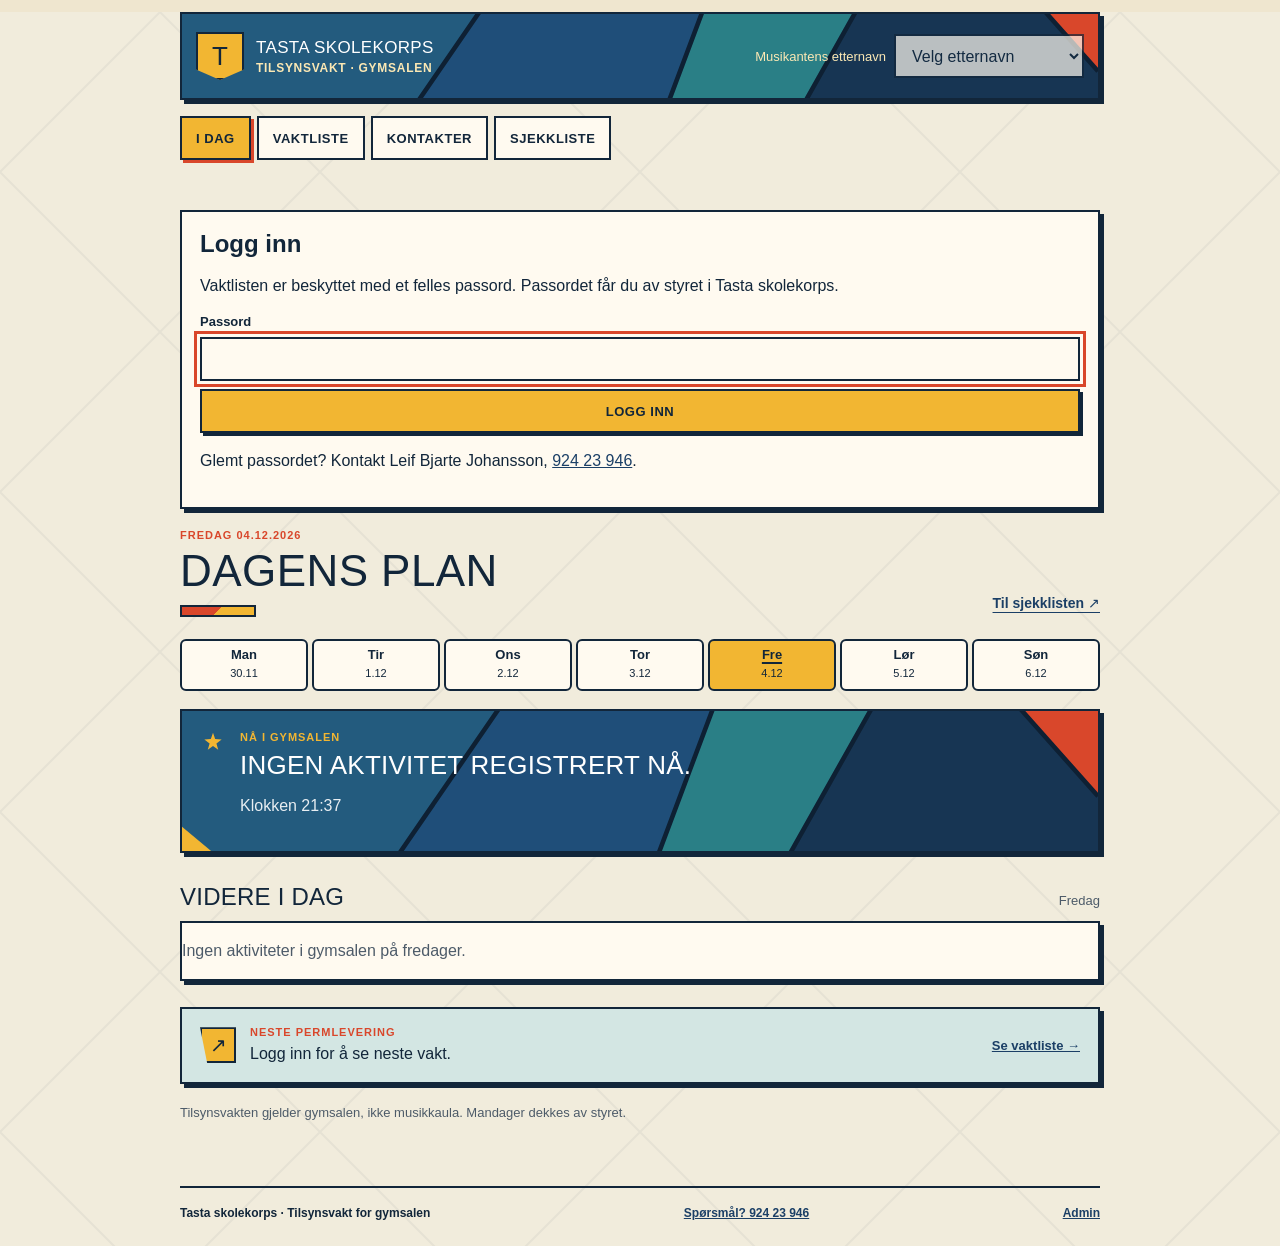
<file: index.html>
<!doctype html>
<html lang="nb">
<head>
  <meta charset="utf-8">
  <meta name="viewport" content="width=device-width, initial-scale=1">
  <meta name="theme-color" content="#1b3f66">
  <meta name="description" content="Vaktplan og praktisk informasjon for tilsynsvakter i Tasta skole sin gymsal.">
  <!-- Static CSP cannot interpolate the deployment-time API host from config.js; API requests are limited to HTTPS, plus local development. -->
  <meta http-equiv="Content-Security-Policy" content="default-src 'self'; script-src 'self'; style-src 'self'; img-src 'self' data:; font-src 'self'; connect-src 'self' https: http://localhost:5187 http://127.0.0.1:5187; form-action 'self'; base-uri 'self'; object-src 'none'">
  <title>Tilsynsvakt · Tasta skolekorps</title>
  <link rel="icon" href="./favicon.svg" type="image/svg+xml">
  <link rel="stylesheet" href="./styles.css">
  <script src="./config.js"></script>
  <script type="module" src="./js/app.js"></script>
</head>
<body>
  <a class="skip-link" href="#main">Hopp til innhold</a>
  <header class="site-header">
    <a class="brand" href="#plan" aria-label="Tilsynsvakt, til dagens plan">
      <span class="brand-mark" aria-hidden="true">T</span>
      <span class="brand-name">Tasta skolekorps <small>Tilsynsvakt · gymsalen</small></span>
    </a>
    <div class="identity">
      <label for="guard-select">Musikantens etternavn</label>
      <select id="guard-select" aria-describedby="guard-status">
        <option value="">Velg etternavn</option>
      </select>
      <span id="guard-status" class="sr-only" aria-live="polite"></span>
    </div>
  </header>

  <nav class="main-nav" aria-label="Hovedmeny">
    <a href="#plan" data-view="plan">I dag</a>
    <a href="#vaktliste" data-view="vaktliste">Vaktliste</a>
    <a href="#kontakter" data-view="kontakter">Kontakter</a>
    <a href="#sjekkliste" data-view="sjekkliste">Sjekkliste</a>
  </nav>

  <main id="main">
    <div id="notice" class="notice" role="status" aria-live="polite" hidden></div>
    <section id="login-panel" class="login-panel" aria-labelledby="login-title" hidden>
      <h2 id="login-title">Logg inn</h2>
      <p>Vaktlisten er beskyttet med et felles passord. Passordet får du av styret i Tasta skolekorps.</p>
      <form id="login-form" novalidate>
        <label for="login-password">Passord</label>
        <input id="login-password" name="password" type="password" autocomplete="current-password" required>
        <button class="button button-primary" type="submit">Logg inn</button>
        <p id="login-error" class="login-error" role="alert" hidden></p>
      </form>
      <p>Glemt passordet? Kontakt Leif Bjarte Johansson, <a href="tel:+4792423946">924 23 946</a>.</p>
    </section>
    <section id="view-plan" class="view" aria-labelledby="plan-title">
      <div class="page-heading">
        <div>
          <p class="eyebrow" id="today-label">Tasta skole · gymsalen</p>
          <h1 id="plan-title">Dagens plan</h1>
        </div>
        <a class="text-link" href="#sjekkliste">Til sjekklisten <span aria-hidden="true">↗</span></a>
      </div>
      <div class="day-picker" id="day-picker" role="group" aria-label="Velg ukedag denne uken"></div>
      <p class="plan-warning" id="plan-warning"></p>
      <div class="now-panel" id="now-panel" aria-live="polite">
        <span class="now-marker" aria-hidden="true"></span>
        <div><p class="eyebrow">Nå i gymsalen</p><p id="current-activity" class="now-title">Laster dagens plan …</p><p id="current-time" class="muted"></p></div>
      </div>
      <div class="section-heading"><h2 id="schedule-title">Videre i dag</h2><span class="muted" id="plan-day"></span></div>
      <ol id="today-schedule" class="schedule-list" aria-label="Aktiviteter i gymsalen i dag"></ol>
      <div class="handover-strip">
        <span class="handover-icon" aria-hidden="true">↗</span>
        <div><p class="eyebrow">Neste permlevering</p><p id="next-handover">Velg musikantens etternavn for å se neste vakt.</p></div>
        <a href="#vaktliste" aria-label="Se vaktlisten">Se vaktliste <span aria-hidden="true">→</span></a>
      </div>
      <p class="scope-note">Tilsynsvakten gjelder gymsalen, ikke musikkaula. Mandager dekkes av styret.</p>
    </section>

    <section id="view-vaktliste" class="view" aria-labelledby="roster-title" hidden>
      <div class="page-heading"><div><p class="eyebrow">Dine vakter og overlevering</p><h1 id="roster-title">Vaktliste</h1></div><button class="icon-button" id="refresh-shifts" type="button" aria-label="Last inn vaktlisten på nytt" title="Oppdater">↻</button></div>
      <div class="handover-panel"><p class="eyebrow">Neste vakt etter din</p><p id="roster-handover">Velg musikantens etternavn for å se overleveringen.</p></div>
      <h2 class="subheading">Mine vakter</h2>
      <div id="my-shifts" class="shift-list" aria-live="polite"><p class="loading">Laster vaktliste …</p></div>
      <div id="swap-requests-area" hidden>
        <h2 class="subheading">Byteforespørsler</h2>
        <div id="swap-requests" class="shift-list" aria-live="polite"></div>
      </div>
      <h2 class="subheading">Alle vakter</h2>
      <form id="swap-form" class="swap-form" hidden>
        <p id="swap-summary" class="swap-summary"></p>
        <label for="swap-own-shift">Din vakt du vil bytte bort</label>
        <div class="form-row"><select id="swap-own-shift" required></select></div>
        <p class="muted small-copy">Byttet skjer først når den andre tilsynsvakten godkjenner forespørselen her i vaktlisten.</p>
        <div class="form-row"><button class="button button-primary" type="submit">Send forespørsel</button><button class="button button-secondary" id="swap-cancel" type="button">Avbryt</button></div>
      </form>
      <div id="all-shifts" class="shift-list"><p class="loading">Laster vaktliste …</p></div>
    </section>
    <section id="view-kontakter" class="view" aria-labelledby="contacts-title" hidden>
      <div class="page-heading"><div><p class="eyebrow">Hjelp og praktiske spørsmål</p><h1 id="contacts-title">Kontakter</h1></div></div>
      <div id="contact-list" class="contact-list"><p class="loading">Laster kontakter …</p></div>
    </section>

    <section id="view-sjekkliste" class="view" aria-labelledby="checklist-title" hidden>
      <div class="page-heading"><div><p class="eyebrow">Før, under og etter vakten</p><h1 id="checklist-title">Sjekkliste</h1></div><span id="checklist-progress" class="progress-count">0 / 0</span></div>
      <p class="intro-copy" id="checklist-date"></p>
      <div class="progress-track" role="progressbar" aria-label="Fremdrift i sjekklisten" aria-valuemin="0" aria-valuemax="10" aria-valuenow="0"><span id="progress-fill"></span></div>
      <div id="checklist-items" class="checklist"><p class="loading">Laster sjekkliste …</p></div>
      <div id="checklist-signoff" class="signoff"></div>
      <p class="scope-note">Nøkkel og instruks følger permen.</p>
    </section>

    <section id="view-rapport" class="view" aria-labelledby="report-title" hidden>
      <div class="page-heading"><div><p class="eyebrow">Gymsalen · intern notatmal</p><h1 id="report-title">Hendelsesrapport</h1></div></div>
      <p class="notice notice-warm">Sending av hendelsesrapporter er ikke avklart ennå. Skjemaet lagrer eller sender ingenting.</p>
      <form id="incident-form" class="incident-form">
        <label for="incident-type">Type hendelse</label>
        <select id="incident-type" required>
          <option value="">Velg type</option>
          <option>Skade eller uhell</option>
          <option>Skade på utstyr eller bygg</option>
          <option>Avvik fra avtalt bruk</option>
          <option>Annet</option>
        </select>
        <label for="incident-date">Dato</label><input id="incident-date" type="date" required>
        <label for="incident-notes">Kort beskrivelse</label><textarea id="incident-notes" rows="5" maxlength="2000" placeholder="Skriv bare det som er nødvendig. Ikke oppgi personopplysninger om barn eller medlemmer."></textarea>
        <button class="button button-secondary" type="submit">Vis rapportutkast</button>
      </form>
      <div id="incident-preview" class="incident-preview" aria-live="polite" hidden></div>
    </section>
  </main>

  <footer class="site-footer"><p>Tasta skolekorps <span aria-hidden="true">·</span> Tilsynsvakt for gymsalen</p><a href="tel:+4792423946">Spørsmål? 924 23 946</a><a href="admin.html">Admin</a><button type="button" id="logout" class="link-button" hidden>Logg ut</button></footer>
</body>
</html>
</file>
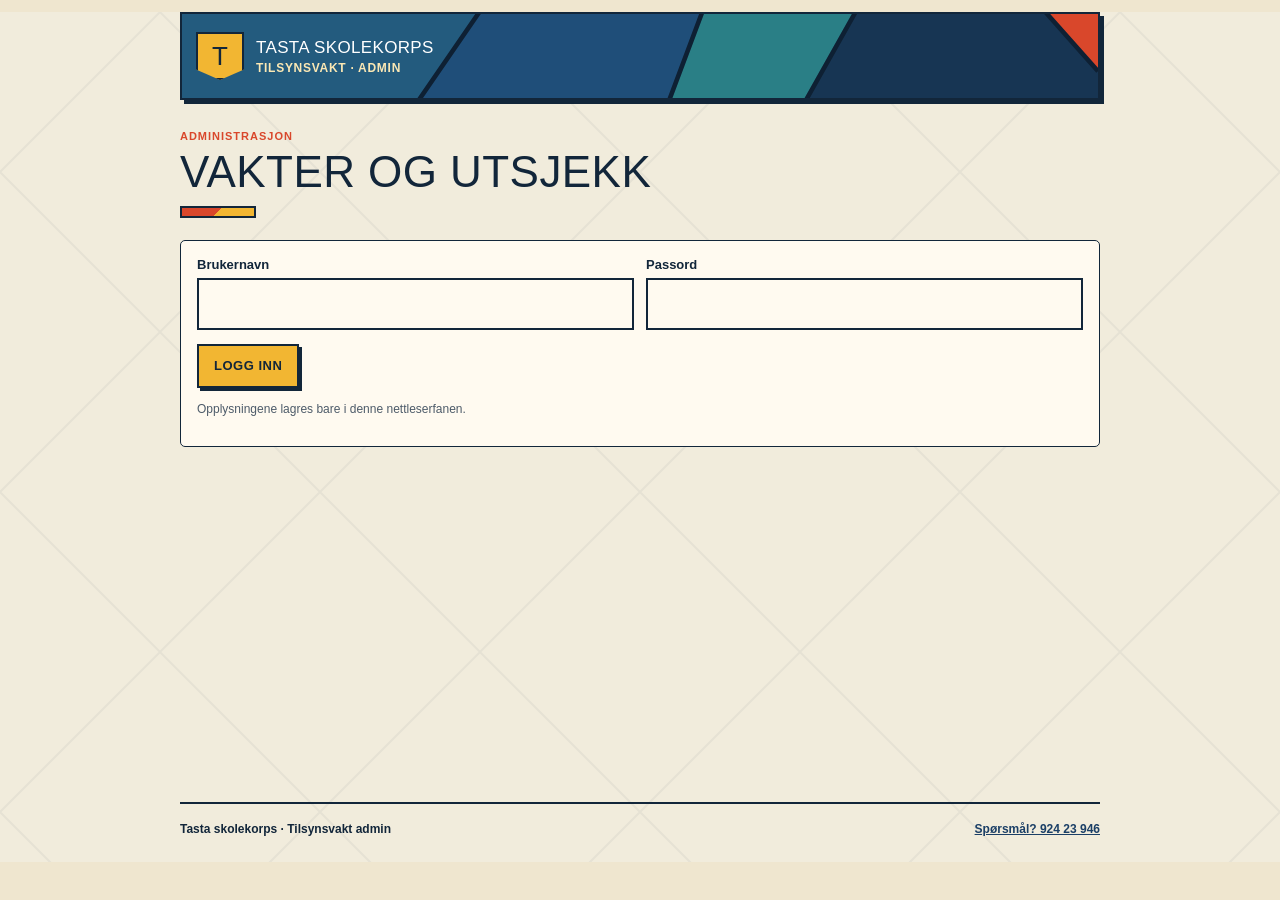
<file: admin.html>
<!doctype html>
<html lang="nb">
<head>
  <meta charset="utf-8">
  <meta name="viewport" content="width=device-width, initial-scale=1">
  <meta name="theme-color" content="#1b3f66">
  <meta name="description" content="Administrasjon av tilsynsvakter i gymsalen på Tasta skole.">
  <meta http-equiv="Content-Security-Policy" content="default-src 'self'; script-src 'self'; style-src 'self'; img-src 'self' data:; font-src 'self'; connect-src 'self' https: http://localhost:5187 http://127.0.0.1:5187; form-action 'self'; base-uri 'self'; object-src 'none'">
  <title>Admin · Tilsynsvakt</title>
  <link rel="icon" href="./favicon.svg" type="image/svg+xml">
  <link rel="stylesheet" href="./styles.css">
  <script src="./config.js"></script>
  <script type="module" src="./js/admin.js"></script>
</head>
<body>
  <a class="skip-link" href="#main">Hopp til innhold</a>
  <header class="site-header">
    <a class="brand" href="./index.html" aria-label="Til forsiden">
      <span class="brand-mark" aria-hidden="true">T</span>
      <span class="brand-name">Tasta skolekorps <small>Tilsynsvakt · admin</small></span>
    </a>
  </header>

  <main id="main" class="admin-shell">
    <div id="notice" class="notice" role="status" aria-live="polite" hidden></div>

    <section class="view" aria-labelledby="admin-title">
      <div class="page-heading">
        <div>
          <p class="eyebrow">Administrasjon</p>
          <h1 id="admin-title">Vakter og utsjekk</h1>
        </div>
      </div>

      <form id="auth-form" class="admin-auth">
        <div class="admin-grid">
          <label>
            Brukernavn
            <input id="username" name="username" type="text" autocomplete="username" required>
          </label>
          <label>
            Passord
            <input id="password" name="password" type="password" autocomplete="current-password" required>
          </label>
        </div>
        <div class="shift-actions">
          <button class="button button-primary" type="submit">Logg inn</button>
        </div>
        <p class="small-copy muted">Opplysningene lagres bare i denne nettleserfanen.</p>
      </form>

      <section id="admin-panel" hidden>
        <div class="shift-actions admin-session">
          <button class="button button-secondary" id="logout" type="button">Logg ut</button>
        </div>
        <form id="season-form" class="admin-toolbar">
          <fieldset class="season-picker">
            <legend>Sesong</legend>
            <label class="season-option"><input type="radio" name="season" value="autumn" checked><span>Høst–jul</span></label>
            <label class="season-option"><input type="radio" name="season" value="spring"><span>Januar–juni</span></label>
          </fieldset>
          <div class="year-picker">
            <label for="year">År</label>
            <div class="year-stepper">
              <button class="button button-secondary" id="year-prev" type="button" aria-label="Forrige år">‹</button>
              <input id="year" name="year" type="number" min="2000" max="2100" inputmode="numeric" required>
              <button class="button button-secondary" id="year-next" type="button" aria-label="Neste år">›</button>
            </div>
          </div>
        </form>
        <div class="admin-tabs" role="tablist" aria-label="Administrasjon">
          <button id="tab-summering" type="button" role="tab" aria-controls="summering" aria-selected="true" tabindex="0">Summering</button>
          <button id="tab-vakter" type="button" role="tab" aria-controls="vakter" aria-selected="false" tabindex="-1">Vakter</button>
          <button id="tab-musikanter" type="button" role="tab" aria-controls="musikanter" aria-selected="false" tabindex="-1">Musikanter</button>
        </div>
        <section id="summering" role="tabpanel" aria-labelledby="tab-summering" tabindex="0">
        <div class="section-heading">
          <h2 id="totals-heading">Summering per tilsynsvakt</h2>
          <span id="season-range" class="muted"></span>
        </div>
        <div id="totals" aria-live="polite">
          <p class="loading">Laster summering …</p>
        </div>
        </section>

        <section id="vakter" role="tabpanel" aria-labelledby="tab-vakter" tabindex="0" hidden>
        <h2 id="duties-heading" class="subheading">Alle vakter</h2>
        <div id="duties" class="admin-duty-list" aria-live="polite">
          <p class="loading">Laster vakter …</p>
        </div>
        </section>

        <section id="musikanter" role="tabpanel" aria-labelledby="tab-musikanter" tabindex="0" hidden>
        <h2 id="guards-heading" class="subheading">Musikanter</h2>
        <p class="small-copy muted">Navnelisten viser kun musikantenes etternavn. Telefonnummeret er til forelderen som tar vakten.</p>
        <form id="guard-create-form" class="admin-duty-card admin-guard-form" novalidate>
          <h3 class="admin-guard-title">Legg til musikant</h3>
          <label for="guard-new-name">Etternavn (musikant)</label>
          <input id="guard-new-name" name="name" type="text" autocomplete="off" required minlength="2" maxlength="80" aria-describedby="guard-name-help">
          <p id="guard-name-help" class="small-copy muted">Bruk kun musikantens etternavn – ikke foreldrenes navn.</p>
          <label for="guard-new-phone">Telefon (forelder)</label>
          <input id="guard-new-phone" name="phone" type="tel" autocomplete="off" inputmode="tel" required>
          <div class="shift-actions">
            <button class="button button-primary" type="submit">Legg til</button>
          </div>
        </form>
        <div id="guard-list" class="admin-guard-groups" aria-live="polite">
          <p class="loading">Laster musikanter …</p>
        </div>
        </section>
      </section>
    </section>
  </main>

  <footer class="site-footer">
    <p>Tasta skolekorps <span aria-hidden="true">·</span> Tilsynsvakt admin</p>
    <a href="tel:+4792423946">Spørsmål? 924 23 946</a>
  </footer>
</body>
</html>
</file>
<file: styles.css>
:root {
  color-scheme: light;
  --ink: #12263a;
  --muted: #4d5b69;
  --paper: #efe6cf;
  --surface: #fffaf0;
  --line: #12263a;
  --navy: #1b3f66;
  --navy-deep: #12263a;
  --teal: #2a7f86;
  --teal-soft: #d3e6e3;
  --sun: #f2b632;
  --sun-soft: #fbe8b4;
  --red: #d9472b;
  --red-soft: #f9ddd2;
  --focus: #d9472b;
  --outline: 2.5px solid var(--navy-deep);
  --shadow: 4px 4px 0 var(--navy-deep);
  --serif: "Franklin Gothic Heavy", "Arial Black", "Segoe UI Black", Impact, sans-serif;
  --sans: "Aptos", "Trebuchet MS", "Segoe UI", sans-serif;
  font-family: var(--sans);
  color: var(--ink);
  background: var(--paper);
  font-synthesis: none;
  text-rendering: optimizeLegibility;
}
* { box-sizing: border-box; }
body {
  min-width: 320px;
  margin: 0;
  background-color: var(--paper);
  background-image: radial-gradient(#d6ddd0 0.65px, transparent 0.65px);
  background-size: 13px 13px;
}
button, input, select, textarea { font: inherit; }
button, a, select, input, textarea { -webkit-tap-highlight-color: transparent; }
a { color: var(--navy); }
a:focus-visible, button:focus-visible, input:focus-visible, select:focus-visible, textarea:focus-visible {
  outline: 3px solid var(--focus);
  outline-offset: 3px;
}
[hidden] { display: none !important; }
.sr-only {
  position: absolute;
  width: 1px;
  height: 1px;
  padding: 0;
  margin: -1px;
  overflow: hidden;
  clip: rect(0, 0, 0, 0);
  white-space: nowrap;
  border: 0;
}
.skip-link {
  position: absolute;
  z-index: 5;
  top: 8px;
  left: 8px;
  padding: 12px 16px;
  color: white;
  background: var(--navy);
  transform: translateY(-150%);
}
.skip-link:focus { transform: translateY(0); }
.site-header, .main-nav, main, .site-footer { width: min(100% - 32px, 920px); margin-inline: auto; }
.site-header {
  display: flex;
  align-items: center;
  justify-content: space-between;
  gap: 20px;
  min-height: 88px;
  border-bottom: 1px solid var(--line);
}
.brand { display: flex; align-items: center; gap: 12px; color: var(--ink); text-decoration: none; }
.brand-mark {
  display: grid;
  width: 44px;
  aspect-ratio: 1;
  place-items: center;
  color: var(--paper);
  background: var(--teal);
  border-radius: 50% 50% 50% 8px;
  font-family: var(--serif);
  font-size: 27px;
}
.brand-name { font-weight: 700; }
.brand-name small { display: block; margin-top: 3px; color: var(--muted); font-size: 12px; font-weight: 500; }
.identity { display: grid; grid-template-columns: auto minmax(128px, 190px); align-items: center; gap: 8px; }
.identity label { color: var(--muted); font-size: 13px; }
select, input[type="date"], textarea {
  min-height: 44px;
  padding: 9px 12px;
  color: var(--ink);
  background: var(--surface);
  border: 1px solid #9aa79d;
  border-radius: 4px;
}
.main-nav {
  display: flex;
  gap: 4px;
  padding-block: 12px;
  overflow-x: auto;
  scrollbar-width: thin;
}
.main-nav a {
  display: grid;
  min-height: 44px;
  flex: 0 0 auto;
  align-items: center;
  padding: 0 14px;
  color: var(--muted);
  border-radius: 4px;
  font-size: 14px;
  font-weight: 650;
  text-decoration: none;
}
.main-nav a[aria-current="page"] { color: white; background: var(--navy); }
main { min-height: calc(100vh - 198px); padding: 22px 0 64px; }
.view { animation: arrive 220ms ease-out both; }
.page-heading { display: flex; align-items: end; justify-content: space-between; gap: 16px; margin: 8px 0 22px; }
.page-heading h1 { margin: 0; font-family: var(--serif); font-size: clamp(32px, 8vw, 46px); font-weight: 500; line-height: 1.06; }
.eyebrow { margin: 0 0 7px; color: var(--navy); font-size: 11px; font-weight: 800; letter-spacing: .09em; text-transform: uppercase; }
.text-link { margin-bottom: 6px; font-size: 14px; font-weight: 700; text-decoration-thickness: 1px; text-underline-offset: 4px; }
.plan-warning { margin: 0 0 18px; padding: 11px 14px; color: #69420f; background: #f6edcf; border-left: 4px solid #9e7425; font-size: 13px; line-height: 1.5; }
.now-panel {
  display: grid;
  grid-template-columns: 12px 1fr;
  gap: 14px;
  align-items: center;
  min-height: 144px;
  padding: 20px 22px;
  color: white;
  background: var(--navy);
  border-radius: 7px;
}
.now-marker { width: 10px; height: 10px; align-self: start; margin-top: 5px; background: var(--sun); border-radius: 50%; box-shadow: 0 0 0 5px #ffffff1c; }
.now-panel .eyebrow { color: var(--sun); }
.now-title { margin: 0 0 6px; font-family: var(--serif); font-size: 27px; }
.now-panel .muted { color: #d7e2d8; }
.muted { color: var(--muted); }
.section-heading { display: flex; align-items: baseline; justify-content: space-between; margin: 30px 0 10px; }
.section-heading h2, .subheading, .checklist-heading { margin: 0; font-family: var(--serif); font-size: 24px; font-weight: 500; }
.section-heading .muted { font-size: 13px; text-transform: capitalize; }
.schedule-list { padding: 0; margin: 0; list-style: none; }
.schedule-item {
  display: grid;
  grid-template-columns: 82px minmax(0, 1fr) auto;
  align-items: center;
  gap: 12px;
  min-height: 72px;
  padding: 12px 10px;
  border-bottom: 1px solid var(--line);
}
.schedule-current { background: #e3ebd8; }
.schedule-time { color: var(--navy); font-size: 14px; font-weight: 800; font-variant-numeric: tabular-nums; }
.schedule-detail strong, .schedule-detail span { display: block; }
.schedule-detail strong { font-size: 15px; }
.schedule-detail .muted { margin-top: 3px; font-size: 12px; }
.schedule-status { color: var(--navy); font-size: 11px; font-weight: 800; text-transform: uppercase; }
.day-picker { display: grid; grid-template-columns: repeat(7, minmax(0, 1fr)); gap: 4px; margin: 0 0 18px; }
.day-option {
  display: grid;
  justify-items: center;
  gap: 2px;
  min-height: 52px;
  padding: 6px 2px;
  color: var(--navy-deep);
  background: var(--surface);
  border: var(--outline);
  border-radius: 6px;
  font: inherit;
  cursor: pointer;
}
.day-name { font-size: 13px; font-weight: 800; text-transform: capitalize; }
.day-date { font-size: 11px; font-variant-numeric: tabular-nums; }
.day-today .day-name { text-decoration: underline; text-decoration-thickness: 2px; text-underline-offset: 3px; }
.day-option[aria-pressed="true"] { color: var(--navy-deep); background: var(--sun); }
.day-option:focus-visible { outline: 3px solid var(--teal); outline-offset: 2px; }
.empty-state, .loading { padding: 16px 0; color: var(--muted); line-height: 1.5; }
.handover-strip, .handover-panel {
  display: grid;
  grid-template-columns: 38px minmax(0, 1fr) auto;
  align-items: center;
  gap: 12px;
  margin-top: 26px;
  padding: 17px 18px;
  background: var(--sun);
  border-radius: 5px;
}
.handover-icon { display: grid; width: 36px; aspect-ratio: 1; place-items: center; color: white; background: var(--teal); border-radius: 50%; font-size: 20px; }
.handover-strip .eyebrow, .handover-panel .eyebrow { margin-bottom: 4px; }
.handover-strip p:not(.eyebrow), .handover-panel p:not(.eyebrow) { margin: 0; line-height: 1.45; }
.handover-strip > a { font-size: 13px; font-weight: 800; white-space: nowrap; }
.scope-note { margin: 19px 0 0; color: var(--muted); font-size: 13px; line-height: 1.5; }
.icon-button { width: 46px; aspect-ratio: 1; color: var(--navy); background: transparent; border: 1px solid var(--line); border-radius: 50%; font-size: 25px; cursor: pointer; }
.subheading { margin: 30px 0 10px; }
.shift-list { display: grid; gap: 10px; }
.shift-card { padding: 15px; background: var(--surface); border: 1px solid var(--line); border-radius: 5px; }
.shift-card-header { display: flex; align-items: center; justify-content: space-between; gap: 12px; }
.shift-date { display: flex; flex-direction: column; gap: 3px; }
.shift-date strong { font-variant-numeric: tabular-nums; }
.shift-date span, .shift-card .muted { font-size: 13px; }
.shift-guard { margin: 10px 0; font-weight: 700; }
.status-tag { padding: 5px 8px; border-radius: 3px; font-size: 11px; font-weight: 800; text-transform: uppercase; }
.status-open { color: #174a35; background: #e1eedf; }
.status-taken { color: #604b20; background: #f4edcf; }
.shift-actions { display: flex; align-items: center; gap: 8px; margin-top: 14px; flex-wrap: wrap; }
.replace-form, .form-row { display: flex; gap: 8px; align-items: center; }
.replace-form select { min-width: 0; max-width: 230px; }
.button { min-height: 44px; padding: 9px 15px; border: 1px solid transparent; border-radius: 4px; font-weight: 750; cursor: pointer; }
.button-primary { color: white; background: var(--navy); }
.button-secondary { color: var(--navy); background: white; border-color: #7e9284; }
.button-danger { color: #7d2f22; background: var(--red-soft); border-color: #c88471; }
.intro-copy { max-width: 660px; margin: -5px 0 22px; color: var(--muted); line-height: 1.55; }
.incident-form > label { display: block; margin-bottom: 7px; font-size: 13px; font-weight: 750; }
.form-row select { min-width: 0; flex: 1; }
.small-copy { font-size: 12px; line-height: 1.5; }
.contact-list { border-top: 1px solid var(--line); }
.contact-row { display: flex; justify-content: space-between; align-items: center; gap: 14px; padding: 18px 4px; border-bottom: 1px solid var(--line); }
.contact-detail h2 { margin: 0; font-family: var(--serif); font-size: 20px; font-weight: 500; }
.contact-actions { display: flex; gap: 8px; align-items: center; flex-shrink: 0; }
.contact-action { display: grid; min-height: 44px; place-items: center; padding: 0 12px; color: var(--navy); border: 1px solid #9aa79d; border-radius: 4px; font-size: 13px; font-weight: 750; text-decoration: none; }
.contact-action:first-child { background: #e1e9dc; }
.progress-count { color: var(--navy); font-weight: 800; font-variant-numeric: tabular-nums; }
.progress-track { height: 8px; margin: 16px 0 22px; overflow: hidden; background: #d5dbd1; border-radius: 8px; }
.progress-track span { display: block; width: 0; height: 100%; background: var(--teal); transition: width 180ms ease-out; }
.checklist-heading { margin: 25px 0 8px; font-size: 21px; }
.checklist-row { display: flex; align-items: flex-start; gap: 12px; min-height: 58px; padding: 14px 10px; background: var(--surface); border-bottom: 1px solid var(--line); line-height: 1.45; cursor: pointer; }
.checklist-row input { width: 22px; height: 22px; flex: 0 0 auto; margin: 0; accent-color: var(--teal); }
.checklist-row.is-done span { color: var(--muted); text-decoration: line-through; text-decoration-thickness: 1px; }
.notice { padding: 13px 15px; margin: 0 0 17px; border-left: 4px solid var(--teal); background: #e1e9dc; line-height: 1.5; }
.notice-error { color: #6f271c; background: #f7e7dc; border-color: var(--red); }
.notice-success { color: #174a35; background: #e1eedf; border-color: var(--teal); }
.notice-warm { color: #69420f; background: #f6edcf; border-color: #9e7425; }
.admin-shell { padding-top: 22px; }
.admin-tabs { display: flex; gap: 4px; margin-block: 18px; border-bottom: 2px solid var(--line); }
.admin-tabs [role="tab"] { flex: 1; min-height: 44px; padding: 10px 16px; border: 0; border-bottom: 4px solid transparent; background: transparent; color: var(--ink); font: inherit; font-weight: 750; cursor: pointer; }
.admin-tabs [aria-selected="true"] { border-bottom-color: var(--teal); background: var(--surface); }
.admin-tabs [role="tab"]:focus-visible, .admin-shell [role="tabpanel"]:focus-visible { outline: 3px solid var(--teal); outline-offset: 3px; }
.admin-auth, .admin-toolbar, .admin-duty-card {
  padding: 16px;
  background: var(--surface);
  border: 1px solid var(--line);
  border-radius: 5px;
}
.admin-grid, .admin-toolbar { display: grid; gap: 12px; }
.admin-auth label, .admin-toolbar label, .admin-duty-form label, .admin-guard-form label {
  display: grid;
  gap: 6px;
  font-size: 13px;
  font-weight: 750;
}
.admin-duty-list { display: grid; gap: 12px; }
.admin-duty-list > .admin-past-toggle, .admin-duty-list > .empty-state { grid-column: 1 / -1; justify-self: start; }
.admin-duty-card p { margin: 6px 0 0; }
.admin-duty-card { display: grid; gap: 12px; }
.admin-meta {
  display: flex;
  flex-wrap: wrap;
  gap: 8px 12px;
  color: var(--muted);
  font-size: 13px;
}
.admin-duty-form { display: grid; gap: 10px; }
.admin-guard-form { display: grid; gap: 10px; margin-bottom: 12px; }
.admin-guard-form p { margin: 0; }
.admin-guard-title { margin: 0; font-size: 17px; }
.admin-guard-groups { display: grid; gap: 16px; }
.admin-inactive-guards > summary { cursor: pointer; font-weight: 750; padding: 8px 0; min-height: 44px; display: flex; align-items: center; }
.admin-inactive-guards > .admin-duty-list { margin-top: 8px; }
.admin-guard-form .admin-check { display: flex; align-items: center; gap: 8px; font-size: 15px; }
.admin-guard-form .admin-check input { width: 22px; height: 22px; }
.badge {
  display: inline-flex;
  align-items: center;
  min-height: 28px;
  padding: 4px 8px;
  border-radius: 999px;
  font-size: 11px;
  font-weight: 800;
  text-transform: uppercase;
}
.badge-actual { color: #174a35; background: #e1eedf; }
.badge-planned { color: #69420f; background: #f6edcf; }
.incident-form { display: grid; gap: 8px; max-width: 600px; }
.incident-form label:not(:first-child) { margin-top: 10px; }
.incident-form textarea { resize: vertical; }
.incident-form .button { justify-self: start; margin-top: 8px; }
.incident-preview { max-width: 600px; padding: 18px; margin-top: 20px; background: var(--surface); border: 1px solid var(--line); border-radius: 5px; overflow-wrap: anywhere; }
.incident-preview h2 { margin-top: 0; font-family: var(--serif); font-weight: 500; }
.incident-preview p { line-height: 1.5; }
.site-footer { display: flex; justify-content: space-between; gap: 12px; padding: 18px 0 26px; color: var(--muted); border-top: 1px solid var(--line); font-size: 12px; }
.site-footer p { margin: 0; }
.site-footer a { font-weight: 700; }

@keyframes arrive { from { opacity: .45; transform: translateY(5px); } to { opacity: 1; transform: translateY(0); } }
@media (min-width: 760px) {
  main { padding-top: 34px; }
  .schedule-item { grid-template-columns: 100px minmax(0, 1fr) auto; padding-inline: 16px; }
  .shift-list { grid-template-columns: repeat(2, minmax(0, 1fr)); }
  #view-vaktliste .handover-panel { grid-template-columns: 1fr; }
  .admin-grid { grid-template-columns: repeat(2, minmax(0, 1fr)); }
  .admin-toolbar { grid-template-columns: repeat(2, minmax(0, max-content)); align-items: end; gap: 24px; }
  .admin-duty-list { grid-template-columns: repeat(2, minmax(0, 1fr)); }
}
@media (max-width: 560px) {
  .site-header, .main-nav, main, .site-footer { width: min(100% - 24px, 920px); }
  .site-header { min-height: 76px; gap: 10px; }
  .brand { gap: 8px; }
  .brand-mark { width: 38px; font-size: 23px; }
  .brand-name { font-size: 13px; }
  .brand-name small { font-size: 10px; }
  .identity { grid-template-columns: 1fr; gap: 2px; }
  .identity label { font-size: 11px; }
  .identity select { width: min(42vw, 170px); min-height: 40px; padding: 6px 8px; font-size: 12px; }
  .main-nav { margin-top: 0; padding-block: 8px; }
  .main-nav a { min-height: 42px; padding-inline: 12px; font-size: 13px; }
  main { min-height: calc(100vh - 190px); padding-top: 16px; }
  .page-heading { margin-bottom: 17px; }
  .page-heading h1 { font-size: 35px; }
  .now-panel { min-height: 128px; padding: 17px; }
  .now-title { font-size: 24px; }
  .handover-strip { grid-template-columns: 34px minmax(0, 1fr); padding: 15px; }
  .handover-strip > a { grid-column: 2; }
  .handover-icon { width: 32px; }
  .schedule-item { grid-template-columns: 73px minmax(0, 1fr) auto; gap: 8px; padding-inline: 6px; }
  .schedule-status { font-size: 9px; }
  .form-row { align-items: stretch; flex-direction: column; }
  .form-row .button { width: 100%; }
  .contact-row { align-items: flex-start; flex-direction: column; }
  .contact-actions { width: 100%; }
  .contact-action:first-child { flex: 1; }
  .admin-toolbar { grid-template-columns: 1fr; }
  .admin-duty-list { grid-template-columns: 1fr; }
  .replace-form { flex: 1; }
  .replace-form select { max-width: 100%; }
  .site-footer { flex-direction: column; }
}
@media (prefers-reduced-motion: reduce) {
  *, *::before, *::after { scroll-behavior: auto !important; animation-duration: .01ms !important; animation-iteration-count: 1 !important; transition-duration: .01ms !important; }
}

/* Cubist theme */
body { background-image: url("./pattern.svg"); background-size: 320px 320px; background-attachment: scroll; }
a { color: var(--navy); }
.page-heading h1, .section-heading h2, .subheading, .checklist-heading, .now-title, .contact-detail h2, .incident-preview h2 { font-weight: 400; letter-spacing: .01em; text-transform: uppercase; }
.page-heading h1 { font-size: clamp(30px, 8vw, 44px); }
.page-heading h1::after { content: ""; display: block; width: 72px; height: 8px; margin-top: 10px; background: linear-gradient(135deg, var(--red) 50%, var(--sun) 50%); border: 2px solid var(--navy-deep); }
.eyebrow { color: var(--red); }
.site-header {
  margin-top: 12px;
  padding: 10px 14px;
  color: white;
  background: var(--navy) url("./header.svg") center / cover;
  border: var(--outline);
  box-shadow: var(--shadow);
}
.brand { color: white; }
.brand-mark {
  width: 48px;
  color: var(--navy-deep);
  background: var(--sun);
  border: var(--outline);
  border-radius: 0;
  clip-path: polygon(0 0, 100% 0, 100% 78%, 50% 100%, 0 78%);
  font-size: 26px;
  line-height: 1;
}
.brand-name { font-family: var(--serif); font-size: 17px; font-weight: 400; letter-spacing: .02em; text-transform: uppercase; }
.brand-name small { color: var(--sun-soft); font-family: var(--sans); font-weight: 600; letter-spacing: .06em; }
.identity label { color: var(--sun-soft); }
select, input[type="date"], textarea { border: var(--outline); border-radius: 0; }
.main-nav { gap: 6px; padding-block: 16px; }
.main-nav a { color: var(--navy-deep); background: var(--surface); border: var(--outline); border-radius: 0; text-transform: uppercase; letter-spacing: .04em; font-size: 13px; }
.main-nav a:hover { background: var(--sun-soft); }
.main-nav a[aria-current="page"] { color: var(--navy-deep); background: var(--sun); box-shadow: 3px 3px 0 var(--red); }
.plan-warning { color: var(--navy-deep); background: var(--sun-soft); border: var(--outline); border-left-width: 8px; border-left-color: var(--sun); }
.now-panel {
  position: relative;
  color: white;
  background: var(--navy) url("./header.svg") right center / cover;
  border: var(--outline);
  border-radius: 0;
  box-shadow: var(--shadow);
}
.now-marker {
  width: 18px;
  height: 18px;
  margin-top: 2px;
  background: var(--sun);
  border-radius: 0;
  box-shadow: none;
  clip-path: polygon(50% 0, 62% 36%, 98% 38%, 69% 60%, 79% 95%, 50% 74%, 21% 95%, 31% 60%, 2% 38%, 38% 36%);
}
.now-panel { grid-template-columns: 22px 1fr; }
.now-panel .eyebrow { color: var(--sun); }
.now-panel .muted { color: #e8eef2; }
.now-title { font-size: 26px; }
.schedule-list { background: var(--surface); border: var(--outline); box-shadow: var(--shadow); }
.schedule-item { border-bottom: 2px solid var(--navy-deep); }
.schedule-item:last-child { border-bottom: 0; }
.schedule-current { background: var(--sun-soft); box-shadow: inset 8px 0 0 var(--red); padding-left: 22px; }
.schedule-time, .schedule-status { color: var(--navy); }
.schedule-current .schedule-status { color: var(--red); }
.handover-strip, .handover-panel { background: var(--teal-soft); border: var(--outline); border-radius: 0; box-shadow: var(--shadow); }
.handover-icon { color: var(--navy-deep); background: var(--sun); border: var(--outline); border-radius: 0; clip-path: polygon(0 0, 100% 0, 100% 100%, 20% 100%); }
.icon-button { color: var(--navy-deep); background: var(--surface); border: var(--outline); border-radius: 0; }
.shift-card { background: var(--surface); border: var(--outline); border-radius: 0; box-shadow: var(--shadow); }
.status-tag { border: 2px solid var(--navy-deep); border-radius: 0; }
.status-open { color: var(--navy-deep); background: #bfe0cb; }
.status-taken { color: var(--navy-deep); background: var(--sun); }
.button { border: var(--outline); border-radius: 0; text-transform: uppercase; letter-spacing: .04em; font-size: 13px; box-shadow: 3px 3px 0 var(--navy-deep); }
.button:active { transform: translate(2px, 2px); box-shadow: 1px 1px 0 var(--navy-deep); }
.button-primary { color: var(--navy-deep); background: var(--sun); }
.button-secondary { color: var(--navy-deep); background: var(--surface); }
.button-danger { color: white; background: var(--red); }
.contact-list { background: var(--surface); border: var(--outline); box-shadow: var(--shadow); }
.contact-row { padding: 16px; border-bottom: 2px solid var(--navy-deep); }
.contact-row:last-child { border-bottom: 0; }
.contact-action { color: var(--navy-deep); border: var(--outline); border-radius: 0; text-transform: uppercase; }
.contact-action:first-child { background: var(--sun); }
.progress-count { color: var(--red); font-family: var(--serif); font-size: 22px; }
.progress-track { height: 16px; background: var(--surface); border: var(--outline); border-radius: 0; }
.progress-track span { background: repeating-linear-gradient(135deg, var(--teal) 0 10px, var(--navy) 10px 20px); }
.checklist { border: var(--outline); box-shadow: var(--shadow); }
.checklist-row { border-bottom: 2px solid var(--navy-deep); }
.checklist-row:last-child { border-bottom: 0; }
.checklist-row.is-done { background: var(--teal-soft); }
.checklist-row input { accent-color: var(--navy); }
.notice { background: var(--teal-soft); border: var(--outline); border-left-width: 8px; border-left-color: var(--teal); }
.notice-error { color: var(--navy-deep); background: var(--red-soft); border-color: var(--navy-deep); border-left-color: var(--red); }
.notice-success { color: var(--navy-deep); background: #d7ecdc; border-color: var(--navy-deep); }
.notice-warm { color: var(--navy-deep); background: var(--sun-soft); border-color: var(--navy-deep); border-left-color: var(--sun); }
.incident-preview { border: var(--outline); border-radius: 0; box-shadow: var(--shadow); }
.site-footer { color: var(--navy-deep); border-top: var(--outline); font-weight: 600; }
.skip-link { background: var(--navy); }
@media (max-width: 560px) {
  .site-header { margin-top: 8px; padding: 8px 10px; }
  .brand-mark { width: 40px; font-size: 22px; }
  .brand-name { font-size: 13px; }
  .page-heading h1 { font-size: 30px; }
}
.week-table-wrap { overflow-x: auto; background: var(--surface); border: var(--outline); box-shadow: var(--shadow); grid-column: 1 / -1; }
.week-table { width: 100%; border-collapse: collapse; font-size: 14px; white-space: nowrap; }
.week-table th, .week-table td { padding: 9px 11px; text-align: left; border-bottom: 2px solid var(--navy-deep); border-right: 2px solid var(--navy-deep); }
.week-table thead th { background: var(--sun); color: var(--navy-deep); position: sticky; top: 0; }
.week-table tbody th { background: var(--paper); font-weight: 700; }
.week-table tr:last-child > * { border-bottom: 0; }
.week-table th:last-child, .week-table td:last-child { border-right: 0; }
.admin-total-table { table-layout: fixed; white-space: normal; background: var(--surface); border: var(--outline); }
.admin-total-table th, .admin-total-table td { padding: 8px 6px; vertical-align: top; overflow-wrap: anywhere; }
.admin-total-table thead th { position: static; }
.admin-total-table th:first-child { width: 32%; }
.admin-total-table th:nth-child(2) { width: 16%; }
.admin-total-table th:nth-child(3) { width: 19%; }
.admin-total-table td:nth-child(2) { text-align: right; font-variant-numeric: tabular-nums; }
.week-dates { color: var(--muted); }
.week-board, .week-none { color: var(--muted); }
.week-closed { color: var(--muted); font-style: italic; }
.week-open { background: var(--red-soft); }
.signup-inline { min-height: 32px; padding: 4px 10px; font-size: 13px; }
.week-mine { background: var(--sun-soft); font-weight: 700; }
.week-current > * { box-shadow: inset 0 3px 0 var(--red), inset 0 -3px 0 var(--red); }

.swap-form { padding: 18px; margin-bottom: 18px; background: #e1e9dc; border-radius: 5px; }
.swap-form > label { display: block; margin-bottom: 7px; font-size: 13px; font-weight: 750; }
.swap-summary { margin: 0 0 12px; font-weight: 750; }
.swap-card { margin-bottom: 10px; }
.swap-form { background: var(--teal-soft); border: var(--outline); border-radius: 0; box-shadow: var(--shadow); }

.signoff { margin-top: 18px; padding: 14px; background: var(--surface); border: 1px solid var(--line); }
.signoff.is-signed { background: var(--teal-soft); }
.signoff-text { margin: 0 0 12px; line-height: 1.45; }

.plan-warning:empty { display: none; }
.admin-auth input, .admin-toolbar input, .admin-toolbar select, .admin-duty-form input, .admin-duty-form select, .admin-guard-form input:not([type="checkbox"]) {
  min-height: 52px;
  padding: 12px 14px;
  font-size: 17px;
}
.admin-auth input, .admin-guard-form input:not([type="checkbox"]) { width: 100%; box-sizing: border-box; border: var(--outline); border-radius: 0; background: var(--surface); color: var(--ink); }
.admin-session { margin-bottom: 14px; }

.season-picker { display: flex; gap: 0; padding: 0; margin: 0; border: 0; }
.season-picker legend { padding: 0; margin-bottom: 6px; font-size: 13px; font-weight: 750; }
.season-option { display: block; flex: 1; }
.season-option input { position: absolute; opacity: 0; pointer-events: none; }
.season-option span {
  display: grid;
  place-items: center;
  min-height: 52px;
  padding: 0 18px;
  font-weight: 750;
  color: var(--navy-deep);
  background: var(--surface);
  border: var(--outline);
  cursor: pointer;
}
.season-option + .season-option span { border-left-width: 0; }
.season-option input:checked + span { background: var(--sun); box-shadow: inset 0 -4px 0 var(--red); }
.season-option input:focus-visible + span { outline: 3px solid var(--focus); outline-offset: 2px; }
.year-picker { display: grid; gap: 6px; font-size: 13px; font-weight: 750; }
.year-stepper { display: flex; }
.year-stepper input { width: 96px; min-height: 52px; box-sizing: border-box; text-align: center; font-size: 17px; border: var(--outline); border-radius: 0; background: var(--surface); color: var(--ink); -moz-appearance: textfield; }
.year-stepper input::-webkit-outer-spin-button, .year-stepper input::-webkit-inner-spin-button { -webkit-appearance: none; margin: 0; }
.year-stepper .button { min-width: 52px; min-height: 52px; font-size: 22px; }

/* Shared-password login */
.login-panel { padding: 18px; margin: 0 0 20px; background: var(--surface); border: var(--outline); box-shadow: var(--shadow); }
.login-panel h2 { margin: 0 0 8px; }
.login-panel p { line-height: 1.5; }
.login-panel form { display: grid; gap: 8px; margin: 12px 0; }
.login-panel label { font-size: 13px; font-weight: 750; }
.login-panel input[type="password"] { width: 100%; min-height: 44px; padding: 9px 12px; color: var(--ink); background: var(--surface); border: var(--outline); border-radius: 0; }
.login-panel .button { width: 100%; }
.login-error { margin: 0; padding: 10px 12px; color: var(--navy-deep); background: var(--red-soft); border-left: 6px solid var(--red); font-weight: 650; }
.link-button { min-height: 44px; padding: 0; color: inherit; background: none; border: 0; font-size: inherit; font-weight: 700; text-decoration: underline; cursor: pointer; }
</file>
